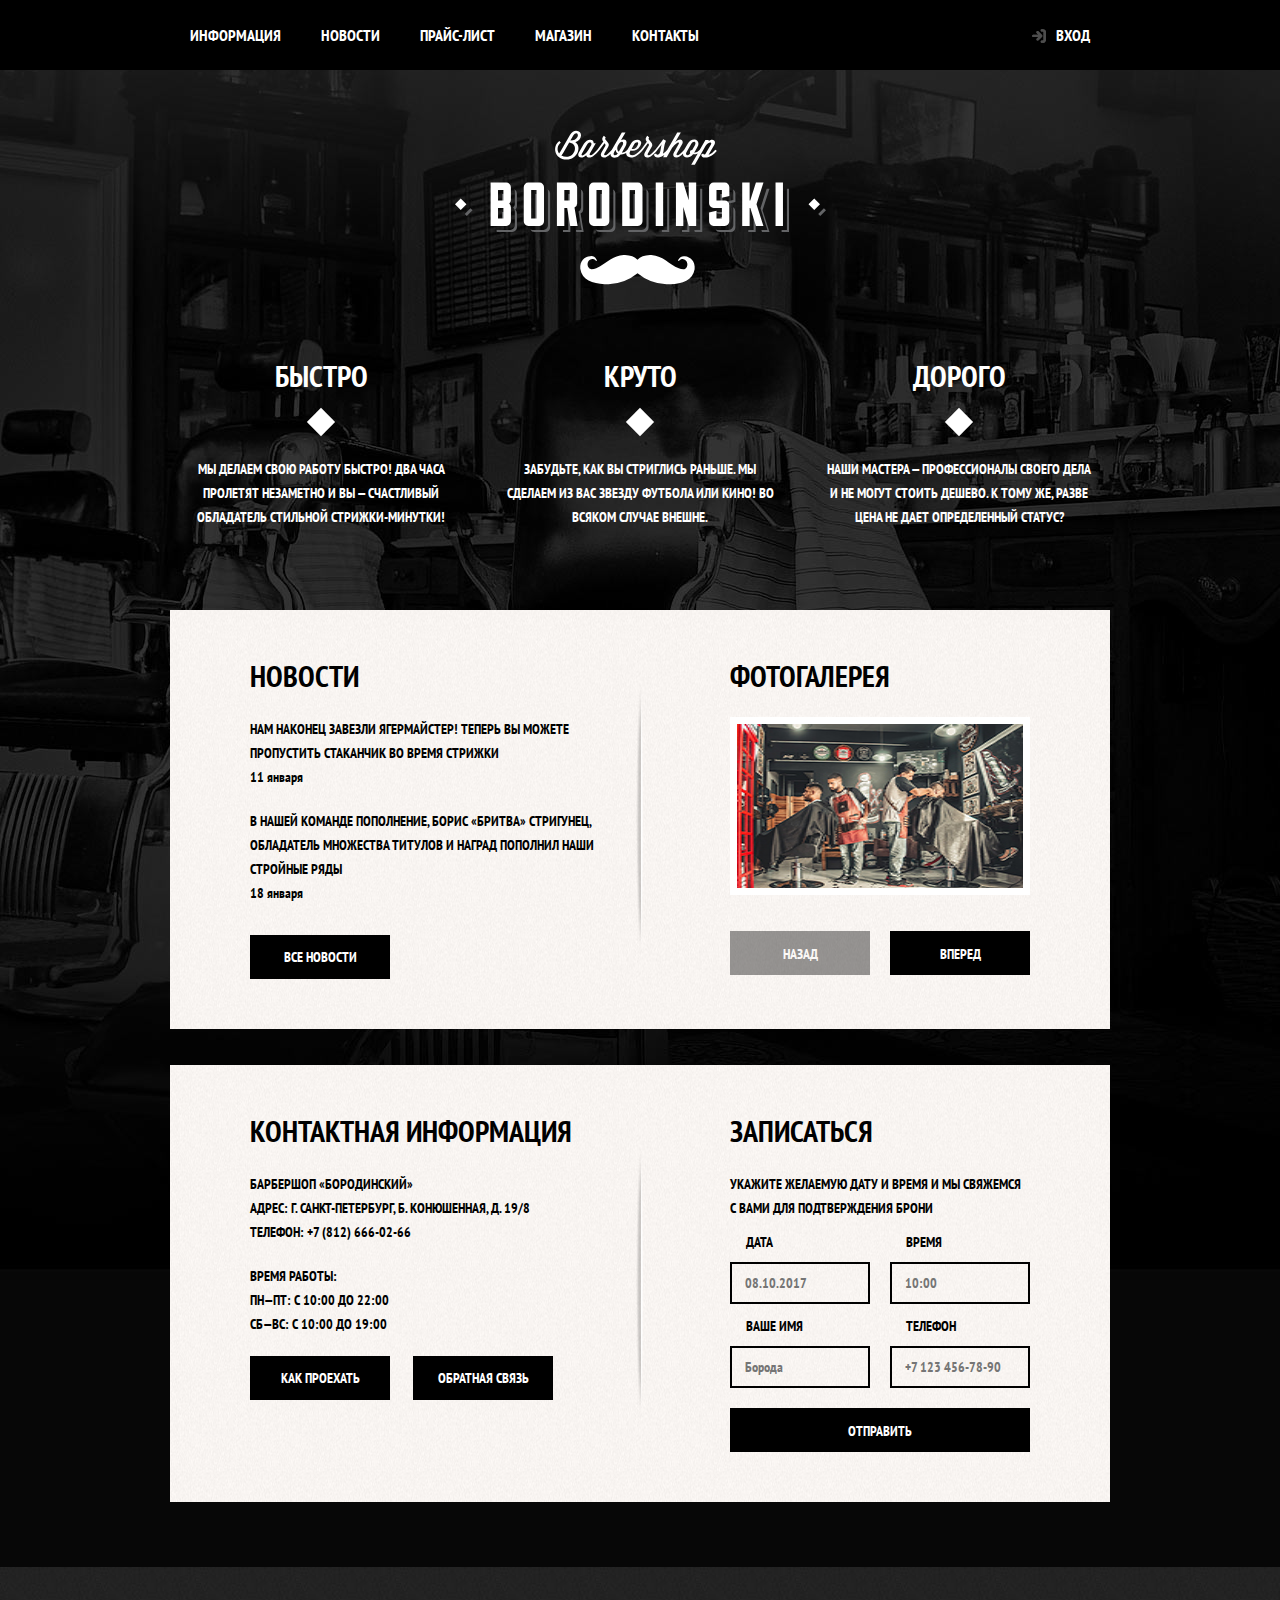
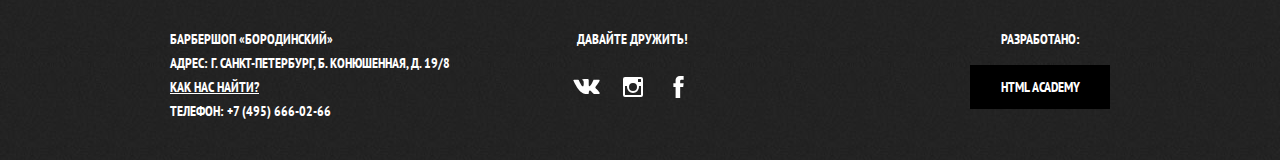
<file: index.html>
<!DOCTYPE html>
<html lang="ru">
<head>
	<meta charset="UTF-8">
	<title>Barbershop "Borodinski"</title>
	<link rel="stylesheet" href="css/normalize.css">
	<link href="https://fonts.googleapis.com/css?family=PT+Sans+Narrow:400,700&display=swap&subset=cyrillic" rel="stylesheet">
	<link rel="stylesheet" href="css/style.css">
</head>
<body  class="main-page">
	<header class="main-header">
		<nav class="main-navigation">
			<a class="main-header-logo"><img alt="Логотип Барбершопа" src="img/index-logo.svg" width="371" height="155">
			</a>
			<div class="main-navigation-background">
				<div class="wrapper">
					<div class="main-navigation-container">
						<ul class="site-navigation">
							<li><a href="">Информация</a></li>
							<li ><a href="">Новости</a></li>
							<li ><a href="price.html">Прайс-лист</a></li>
							<li><a href="shop.html">Магазин</a></li>
							<li><a href="">Контакты</a></li>
						</ul>
						<ul class="user-navigation">
							<li><a class="main-navigation-login" href="login.html">Вход</a></li>
						</ul>
					</div>
				</div>
			</div>
		</nav>
	</header>
	<main class="container wrapper">
		<h1 class="visually-hidden">Barbershop "Borodinski"</h1>
		<section class="features">
			<h2 class="visually-hidden">Преимущества</h2>
			<ul class="features-list">
				<li class="features-item">
					<h3>Быстро</h3>
					<p>
						Мы делаем свою работу быстро! Два часа пролетят незаметно и вы — счастливый обладатель стильной стрижки-минутки!
					</p>
				</li>
				<li class="features-item">
					<h3>Круто</h3>
					<p>
							Забудьте, как вы стриглись раньше. Мы сделаем из вас звезду футбола или кино! Во всяком случае внешне.
					</p>
				</li>
				<li class="features-item">
					<h3>Дорого</h3>
					<p>
						Наши мастера — профессионалы своего дела и не могут стоить дешево. К тому же, разве цена не дает определенный статус?
					</p>
				</li>
			</ul>
		</section>
		<div class="columns-container">
		<section class="news">
			<h2>Новости</h2>
			<ul class="news-list">
				<li class="news-item">
					<p>
						Нам наконец завезли Ягермайстер! Теперь вы можете пропустить стаканчик во время стрижки
					</p>
					<time datetime="2016-01-11">11 января</time>
				</li>
				<li class="news-item">
					<p>
						В нашей команде пополнение, Борис «Бритва» Стригунец, обладатель множества титулов и наград пополнил наши стройные ряды
					</p>
					<time datetime="2016-01-18">18 января</time>
				</li>
			</ul>
			<a class="button" href="">Все новости</a>
		</section>
		<section class="gallary">
			<h2>Фотогалерея</h2> 
			<figure class="gallary-content">
				<div class="slider" data-offset="translateX(-286px)">
				<a>
					<img src="img/studio3-small.jpg" alt="Интерьер" width="286" height="164">
				</a>
				<a>
					<img src="img/studio2-small.jpg" alt="Интерьер" width="286" height="164">
				</a>
				<a>
					<img src="img/studio1-small.jpg" alt="Интерьер" width="286" height="164">
				</a>
				</div>
			</figure>
			<button class="button button-previous button-default">Назад</button>
			<button class="button button-next button-default">Вперед</button>
		</section>
		</div>
		<div class="columns-container">
		<section class="contacts">
			<h2>Контактная информация</h2>
			<p>	
				Барбершоп «Бородинский» <br>
				Адрес: г. Санкт-Петербург, Б. Конюшенная, д. 19/8 <br>
				Телефон: +7 (812) 666-02-66
			</p>
			<p>
				Время работы: <br>
				пн—пт: с 10:00 до 22:00 <br>
				сб—вс: с 10:00 до 19:00
			</p>
			<a class="button show-map" href="">Как проехать</a>
			<a class="button" href="">Обратная связь</a>
		</section>
		<section class="appointment">
			<h2>Записаться</h2>
			<p class="appointment-info">
				Укажите желаемую дату и время и мы свяжемся с вами для подтверждения брони 
			</p>
			<form class="appointment-form" action="index.html" method="get">
				<p>
					<label for="input-date">Дата</label><br>
					<input placeholder="08.10.2017" id="input-date" type="text" name="date">
				</p>
				<p>
					<label for="input-time">Время</label><br>
					<input placeholder="10:00" id="input-time" type="text" name="time">
				</p>
				<p>
					<label for="input-name">Ваше имя</label><br>
					<input placeholder="Борода" id="input-name" type="text" name="name">
				</p>
				<p>
					<label for="input-phone">Телефон</label><br>
					<input placeholder="+7 123 456-78-90" id="input-phone" type="tel" name="phone">
				</p>
				<button class="button" type="submit">Отправить</button>
			</form>
		</section>
		</div>
	</main>
	<footer class="main-footer">
		<div class="wrapper footer-content">
		<p class="footer-contacts">	
			Барбершоп «Бородинский» <br>
			Адрес: г. Санкт-Петербург, Б. Конюшенная, д. 19/8 <br> 
			<a href="#" class="show-map">Как нас найти? </a><br>
			Телефон: +7 (495) 666-02-66
		</p>
		<div class="footer-social">
			<b>Давайте дружить!</b>
			<ul>
				<li><a href="#" class="social-button">Вконтакте</a></li>
				<li><a href="#" class="social-button">Фейсбук</a></li>
				<li><a href="#" class="social-button">Инстаграм</a></li>
			</ul>
		</div>
		<p class="footer-copyright">
			<b>Разработано:</b> 
			<a href="" class="button footer-copyright--button">HTML ACADEMY
			</a>
		</p>
		</div>
	</footer>
	<section class="modal modal-login">
		<h2>Личный кабинет</h2>
		<p>Введите пожалуйста свой логин и пароль</p>
		<form class="form-login" action="index.html" method="post">
			<p class="login-pseudo">
				<label class="visually-hidden" for="login">Логин</label>
				<input class="text-input-login"	id="login" placeholder="Логин" type="text" name="login">
			</p>
			<p class="password-pseudo">
				<label class="visually-hidden" for="pass">Пароль</label>
				<input class="text-input-password"	id="pass" placeholder="Пароль" type="password"
				name="password">
			</p>
			
			<p class="remember-me">
				<input id="modal-remember-me" type="checkbox" class="visually-hidden checkbox-checker" checked>
				<label for="modal-remember-me" class="remember-me-label checkbox-pseudo">Запомните меня</label >
			<a href="" class="modal-forget-password">Я забыл пароль!</a>
			</p>
			<button class="button modal-submit" type="submit">Войти</button>
		</form>
		<button class="modal-close">Закрыть</button>
	</section>
	<section class="modal modal-map">
		<h2 class="visually-hidden">Как до нас добраться?</h2>
		<p>
			<img  src="img/map.jpg" alt="Офис компании по адресу ул. Большая Конюшенная 19/8, Санкт-Петербург" width="766" height="560">
			<iframe width="766" height="560" src="https://www.google.com/maps/embed?pb=!1m18!1m12!1m3!1d1998.601196007641!2d30.321813582506277!3d59.93875947667298!2m3!1f0!2f0!3f0!3m2!1i1024!2i768!4f13.1!3m3!1m2!1s0x4696310fca145cc1%3A0x42b32648d8238007!2z0JHQvtC70YzRiNCw0Y8g0JrQvtC90Y7RiNC10L3QvdCw0Y8g0YPQuy4sIDE5LzgsINCh0LDQvdC60YIt0J_QtdGC0LXRgNCx0YPRgNCzLCDQoNC-0YHRgdC40Y8sIDE5MTE4Ng!5e0!3m2!1sru!2sua!4v1564146877845!5m2!1sru!2sua"  frameborder="0" style="border:0" allowfullscreen></iframe>
		</p>
		<button  class="modal-close">Закрыть</button>
	</section>
	<script src="js/script.js"></script>
</body>
</html>
</file>
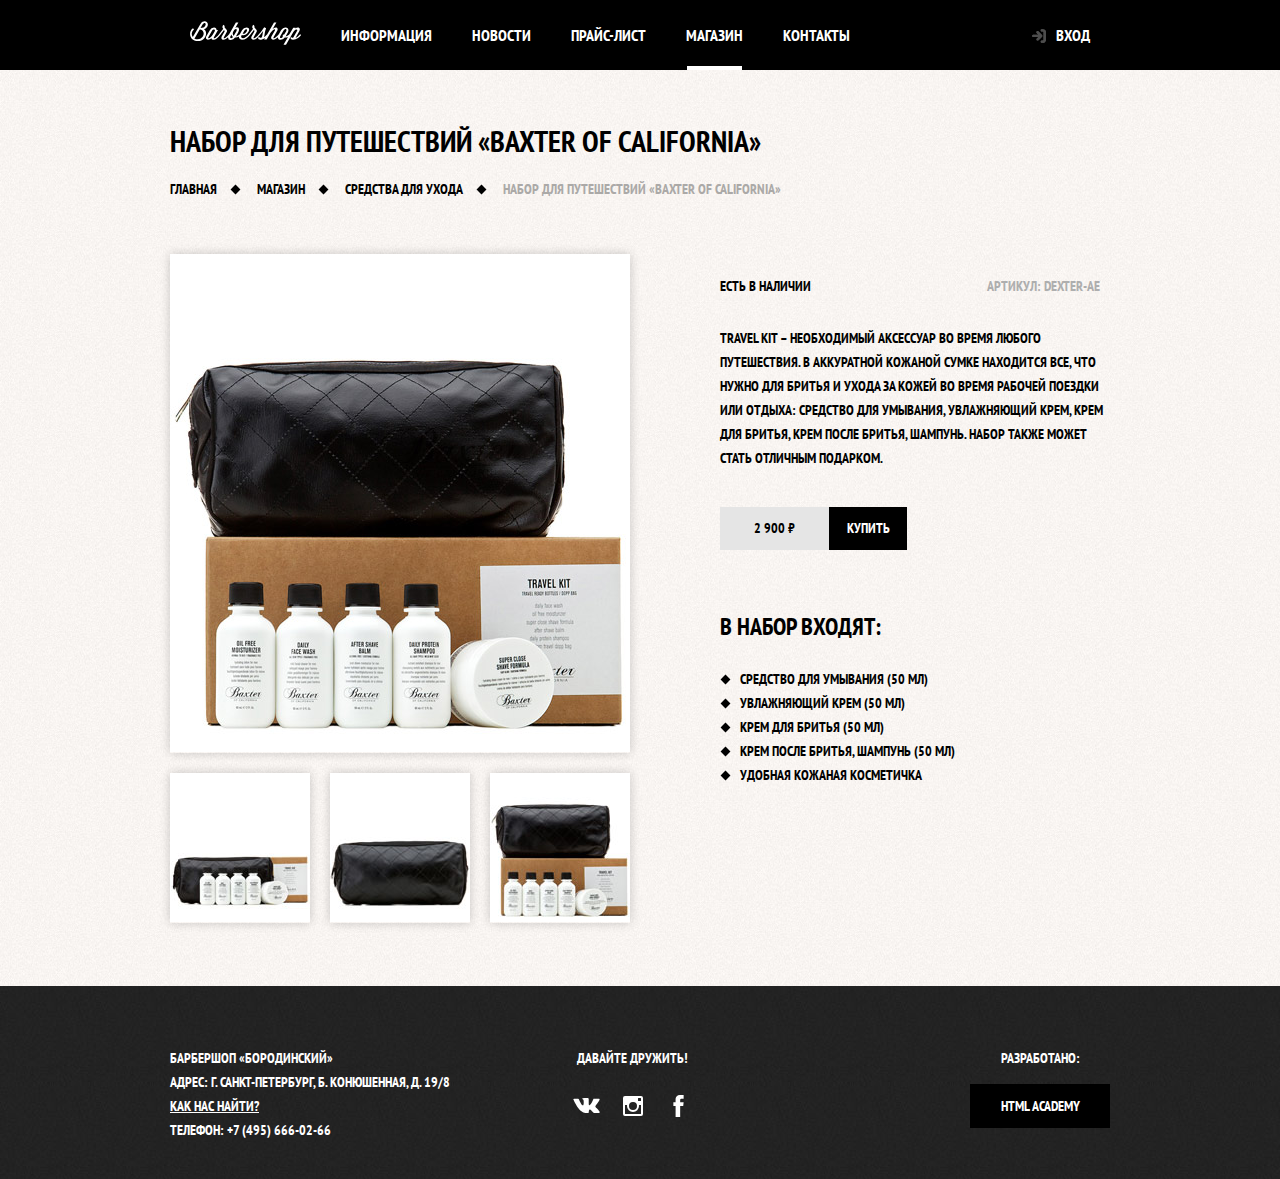
<file: item.html>
<!DOCTYPE html>
<html lang="ru">
<head>
	<meta charset="UTF-8">
	<title>Barbershop "Borodinski"</title>
	<link rel="stylesheet" href="css/normalize.css">
	<link href="https://fonts.googleapis.com/css?family=PT+Sans+Narrow:400,700&display=swap&subset=cyrillic" rel="stylesheet">
	<link rel="stylesheet" href="css/style.css">
</head>
<body class="inner-page">
	<header class="main-header">
		<div class="wrapper">
		<nav class="main-navigation inner-navigation wrapper">
			<a class="inner-header-logo"><img alt="Логотип Барбершопа" src="img/logo.svg" width="111" height="24">
			</a>
			<ul class="site-navigation">
				<li><a href="">Информация</a></li>
				<li><a href="">Новости</a></li>
				<li><a href="price.html">Прайс-лист</a></li>
				<li class="site-navigation-current"><a>Магазин</a></li>
				<li><a href="">Контакты</a></li>
			</ul>
			<ul class="user-navigation">
				<li><a href="login.html" class="main-navigation-login">Вход</a></li>
			</ul>	
		</nav>
		</div>
	</header>
	<main class="container">
		<div class="wrapper">
		<h1 class="page-title">Набор для путешествий «Baxter of California»</h1>
		<ul class="breadcrumbs">
			<li class="breadcrumbs-item"><a href="index.html">Главная</a></li>
			<li class="breadcrumbs-item"><a href="shop.html">Магазин</a></li>
			<li class="breadcrumbs-item"><a href="shop.html">Средства для ухода</a></li>
			<li class="breadcrumbs-item breadcrumbs-current">Набор для путешествий «Baxter of California»</li>
		</ul>
		<div class="inner-columns-container flex-reverse">
		<section class="product-info">
			<h2 class="visually-hidden">Описание товара</h2>
				<div class="info">
					<p class="product-availability">Есть в наличии</p> 
					<p class="product-articul">Артикул: Dexter-Ae</p>
				</div>
				<p class="product-text">Travel Kit – необходимый аксессуар во время любого путешествия. В аккуратной кожаной сумке находится все, что нужно для бритья и ухода за кожей во время рабочей поездки или отдыха: средство для умывания, увлажняющий крем, крем для бритья, крем после бритья, шампунь. Набор также может стать отличным подарком.</p>
				<p class="product-price"> 
					<b>2 900 ₽</b> 
					<a href="" class="button button-buy">Купить</a>
				</p>
				<div class="set">
				<h3 class="list-title">В набор входят:</h3>
				<ul class="set-list">
					<li class="set-item">Средство для умывания (50 мл)</li>
					<li class="set-item">Увлажняющий крем (50 мл)</li>
					<li class="set-item">Крем для бритья (50 мл)</li>
					<li class="set-item">Крем после бритья, шампунь (50 мл)</li>
					<li class="set-item">Удобная кожаная косметичка</li>
				</ul>
				</div>
				</section>
				<section class="product-photo">
				<h2 class="visually-hidden">Изображение товара</h2>
				<p class="product-photo-full">
					<img src="img/travel-kit-big.jpg" alt="Набор для путешествий «Baxter of California»">
				</p>
				<ul class="preview-list">
					<li class="preview-item"><a href=""><img src="img/travel-kit1.jpg" alt="Набор для путешествий «Baxter of California»"></a></li>
					<li class="preview-item"><a href=""><img src="img/travel-kit2.jpg" alt="Набор для путешествий «Baxter of California»"></a></li>
					<li class="preview-item"><a href=""><img src="img/travel-kit3.jpg" alt="Набор для путешествий «Baxter of California»"></a></li>
				</ul>
				</section>
				</div>	
			</div>
	</main>
	<footer class="main-footer">
		<div class="wrapper footer-content">
		<p class="footer-contacts">	
			Барбершоп «Бородинский» <br>
			Адрес: г. Санкт-Петербург, Б. Конюшенная, д. 19/8 <br> 
			<a href="#" class="show-map">Как нас найти? </a><br>
			Телефон: +7 (495) 666-02-66
		</p>
		<div class="footer-social">
			<b>Давайте дружить!</b>
			<ul>
				<li><a href="#" class="social-button">Вконтакте</a></li>
				<li><a href="#" class="social-button">Фейсбук</a></li>
				<li><a href="#" class="social-button">Инстаграм</a></li>
			</ul>
		</div>
		<p class="footer-copyright">
			<b>Разработано:</b> 
			<a href="" class="button footer-copyright--button button-default">HTML ACADEMY</a>
		</p>
	</div>
	</footer>
	<section class="modal modal-login">
		<h2>Личный кабинет</h2>
		<p>Введите пожалуйста свой логин и пароль</p>
		<form class="form-login" action="index.html" method="post">
			<p class="login-pseudo">
				<label class="visually-hidden" for="login">Логин</label>
				<input class="text-input-login"	id="login" placeholder="Логин" type="text" name="login">
			</p>
			<p class="password-pseudo">
				<label class="visually-hidden" for="pass">Пароль</label>
				<input class="text-input-password"	id="pass" placeholder="Пароль" type="password"
				name="password">
			</p>
			
			<p class="remember-me">
				<input id="modal-remember-me" type="checkbox" class="visually-hidden checkbox-checker" checked>
				<label for="modal-remember-me" class="remember-me-label checkbox-pseudo">Запомните меня</label >
			<a href="" class="modal-forget-password">Я забыл пароль!</a>
			</p>
			<button class="button modal-submit" type="submit">Войти</button>
		</form>
		<button class="modal-close">Закрыть</button>
	</section>
	<section class="modal modal-map">
		<h2 class="visually-hidden">Как до нас добраться?</h2>
		<p>
			<img src="img/map.jpg" alt="Офис компании по адресу ул. Большая Конюшенная 19/8, Санкт-Петербург" width="766" height="560">
		</p>
		<button  class="modal-close">Закрыть</button>
	</section>
	<script src="js/script.js"></script>
</body>
</html>
</file>
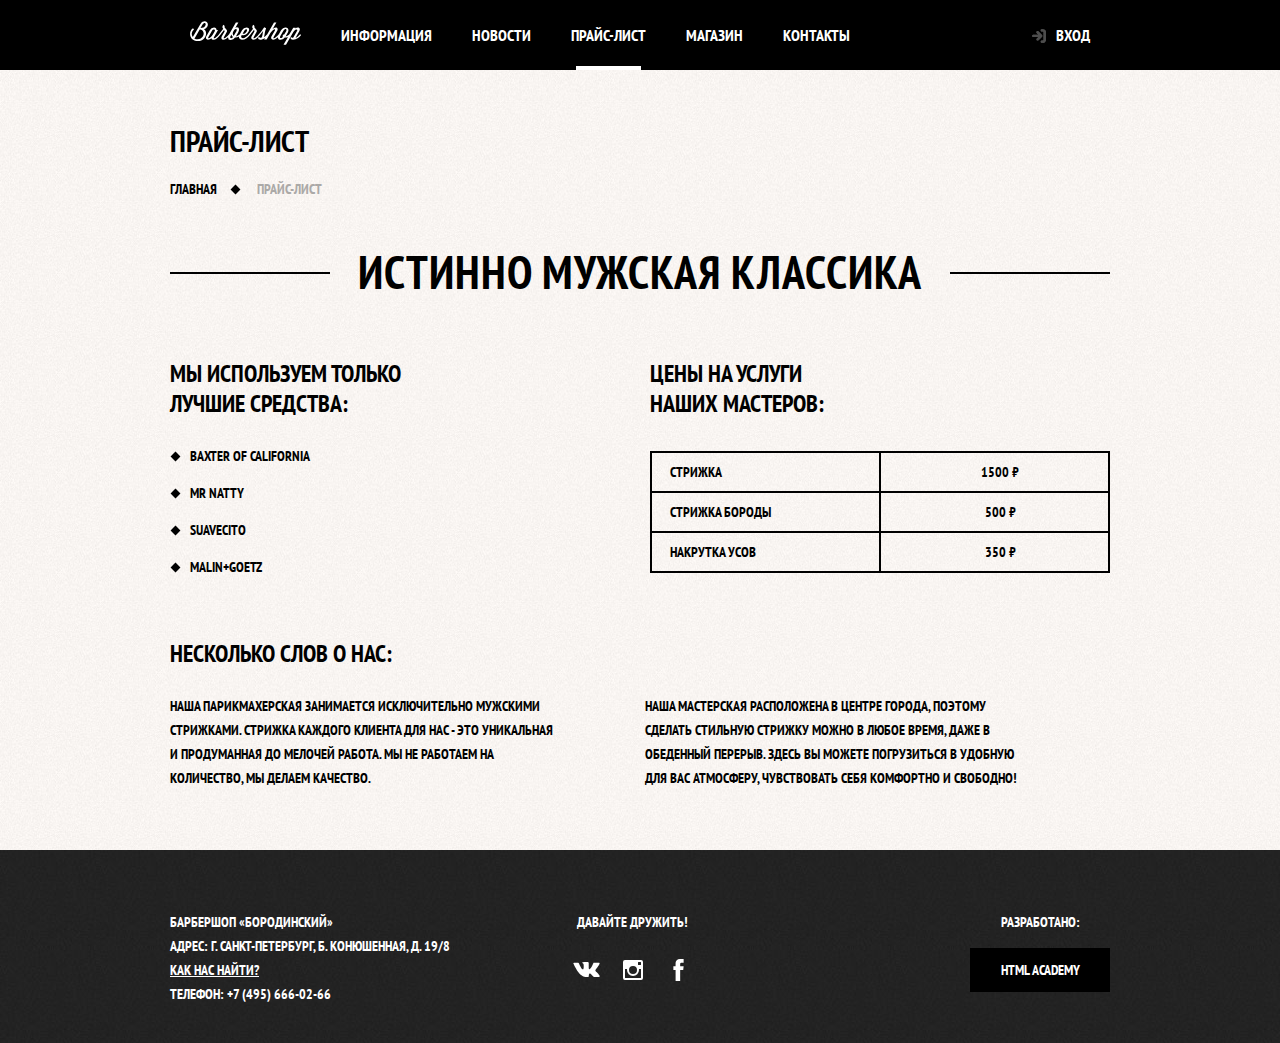
<file: price.html>
<!DOCTYPE html>
<html lang="ru">
<head>
	<meta charset="UTF-8">
	<title>Barbershop "Borodinski"</title>
	<link rel="stylesheet" href="css/normalize.css">
	<link href="https://fonts.googleapis.com/css?family=PT+Sans+Narrow:400,700&display=swap&subset=cyrillic" rel="stylesheet">
	<link rel="stylesheet" href="css/style.css">
</head>
<body class="inner-page">
	<header class="main-header">
		<div class="wrapper">
		<nav class="main-navigation inner-navigation wrapper">
			<a class="inner-header-logo"><img alt="Логотип Барбершопа" src="img/logo.svg" width="111" height="24">
			</a>
			<ul class="site-navigation">
				<li><a href="">Информация</a></li>
				<li><a href="">Новости</a></li>
				<li class="site-navigation-current"><a href="">Прайс-лист</a></li>
				<li><a href="shop.html">Магазин</a></li>
				<li><a href="">Контакты</a></li>
			</ul>
			<ul class="user-navigation">
				<li><a class="main-navigation-login" href="login.html" >Вход</a></li>
			</ul>	
		</nav>
		</div>
	</header>
	<main class="container">
		<div class="wrapper">
		<h1 class="page-title">Прайс-лист</h1>
		<ul class="breadcrumbs">
			<li class="breadcrumbs-item"><a href="index.html">Главная</a></li>
			<li class="breadcrumbs-item breadcrumbs-current">Прайс-лист</li>
		</ul>
		<p class="price-list-title">
			<b>Истинно мужская классика</b>
		</p>
		<div class="inner-columns-container">
			<section class="our-supplies">
				<h2 class="list-title">Мы используем только лучшие средства:</h2>
				<ul class="our-supplies-list uncompressed-list">
					<li class="our-supplies-item">Baxter of California</li>
					<li class="our-supplies-item">Mr Natty</li>
					<li class="our-supplies-item">Suavecito</li>
					<li class="our-supplies-item">Malin+Goetz</li>
				</ul>
			</section>
			<section class="price-list">
				<table class="prise-list-table">
					<caption>
						<h2 class="list-title">
							ЦЕНЫ НА УСЛУГИ
							НАШИХ МАСТЕРОВ:
						</h2>
					</caption>
					<tr>
						<td>Стрижка</td>
						<td>1500 ₽</td>
					</tr>
					<tr>
						<td>Стрижка бороды</td>
						<td>500 ₽</td>
					</tr>
					<tr>
						<td>Накрутка усов</td>
						<td>350 ₽</td>
					</tr>

				
				</table>
			</section>
			<section class="about-us">
				<h2 class="list-title">Несколько слов о нас:</h2>
				
				<p>Наша парикмахерская занимается исключительно мужскими стрижками. Стрижка каждого клиента для нас - это уникальная и продуманная до мелочей работа. Мы не работаем на количество, мы делаем качество.
				</p>
				<p>	
				Наша мастерская расположена в центре города, поэтому сделать стильную стрижку можно в любое время, даже в обеденный перерыв. Здесь вы можете погрузиться в удобную для вас атмосферу, чувствовать себя комфортно и свободно!
				</p>
			</section>
		</div>
	</div>
	</main>
	<footer class="main-footer">
		<div class="wrapper footer-content">
		<p class="footer-contacts">	
			Барбершоп «Бородинский» <br>
			Адрес: г. Санкт-Петербург, Б. Конюшенная, д. 19/8 <br> 
			<a href="#" class="show-map">Как нас найти? </a><br>
			Телефон: +7 (495) 666-02-66
		</p>
		<div class="footer-social">
			<b>Давайте дружить!</b>
			<ul>
				<li><a href="#" class="social-button">Вконтакте</a></li>
				<li><a href="#" class="social-button">Фейсбук</a></li>
				<li><a href="#" class="social-button">Инстаграм</a></li>
			</ul>
		</div>
		<p class="footer-copyright">
			<b>Разработано:</b> 
			<a href="" class="button footer-copyright--button button-default">HTML ACADEMY</a>
		</p>
	</div>
	</footer>
	<section class="modal modal-login">
		<h2>Личный кабинет</h2>
		<p>Введите пожалуйста свой логин и пароль</p>
		<form class="form-login" action="index.html" method="post">
			<p class="login-pseudo">
				<label class="visually-hidden" for="login">Логин</label>
				<input class="text-input-login"	id="login" placeholder="Логин" type="text" name="login">
			</p>
			<p class="password-pseudo">
				<label class="visually-hidden" for="pass">Пароль</label>
				<input class="text-input-password"	id="pass" placeholder="Пароль" type="password"
				name="password">
			</p>
			
			<p class="remember-me">
				<input id="modal-remember-me" type="checkbox" class="visually-hidden checkbox-checker" checked>
				<label for="modal-remember-me" class="remember-me-label checkbox-pseudo">Запомните меня</label >
			<a href="" class="modal-forget-password">Я забыл пароль!</a>
			</p>
			<button class="button modal-submit" type="submit">Войти</button>
		</form>
		<button class="modal-close">Закрыть</button>
	</section>
	<section class="modal modal-map">
		<h2 class="visually-hidden">Как до нас добраться?</h2>
		<p>
			<img src="img/map.jpg" alt="Офис компании по адресу ул. Большая Конюшенная 19/8, Санкт-Петербург" width="766" height="560">
		</p>
		<button  class="modal-close">Закрыть</button>
	</section>
	<script src="js/script.js"></script>
</body>
</html>
</file>
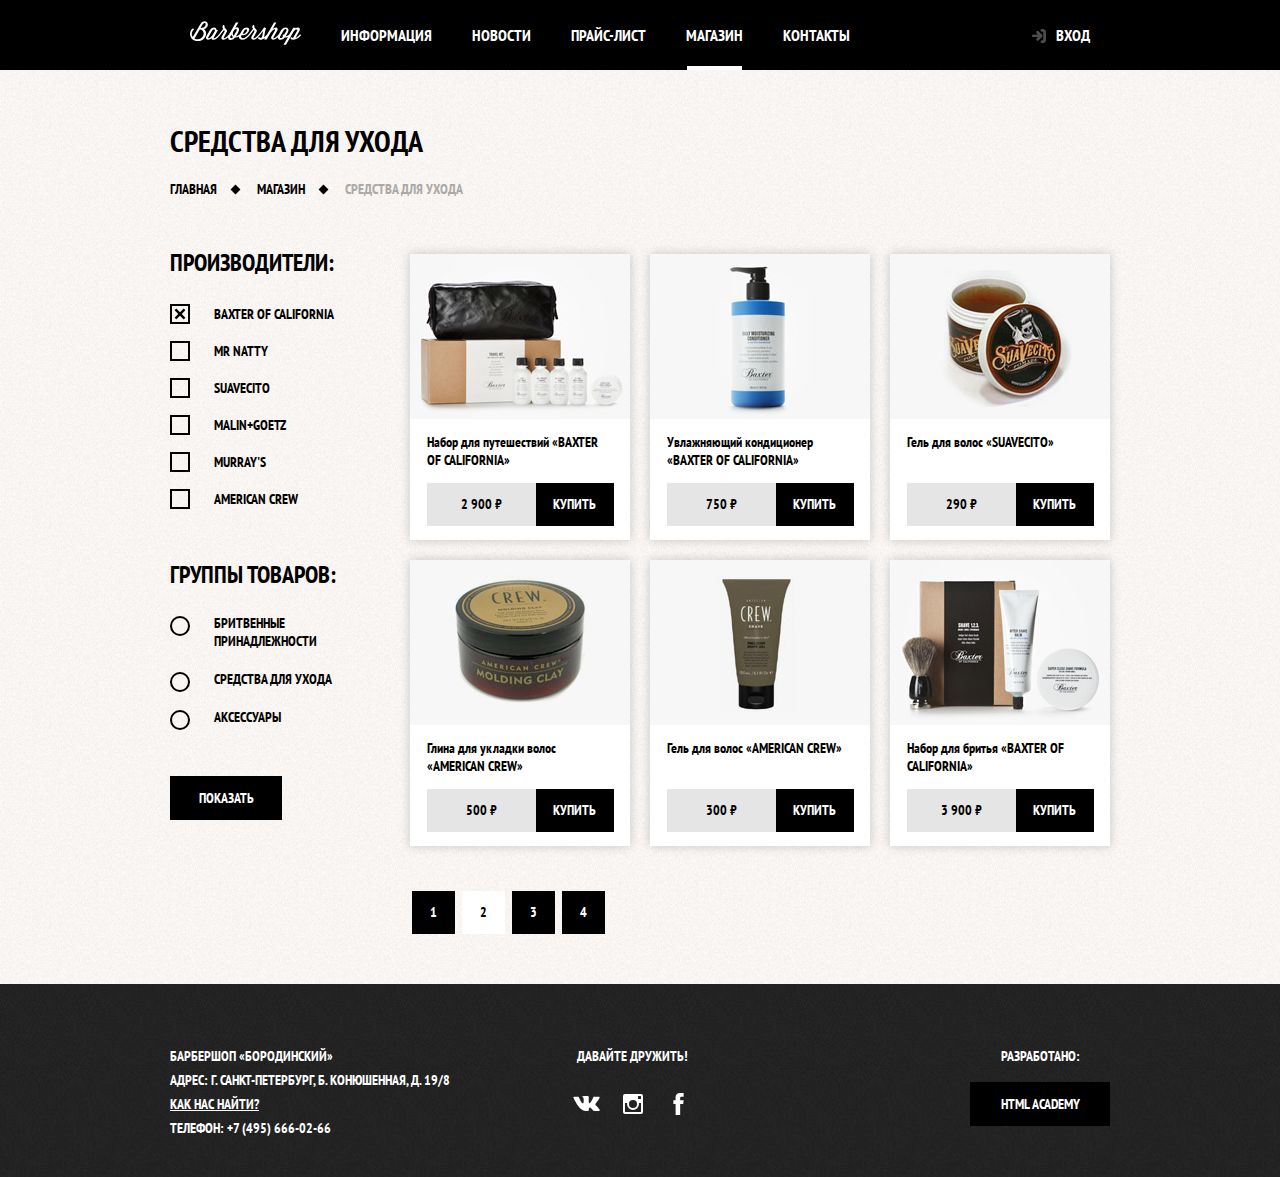
<file: shop.html>
<!DOCTYPE html>
<html lang="ru">
<head>
	<meta charset="UTF-8">
	<title>Barbershop "Borodinski"</title>
	<link rel="stylesheet" href="css/normalize.css">
	<link href="https://fonts.googleapis.com/css?family=PT+Sans+Narrow:400,700&display=swap&subset=cyrillic" rel="stylesheet">
	<link rel="stylesheet" href="css/style.css">
	
</head>
<body class="inner-page">
	<header class="main-header">
		<div class="wrapper">
		<nav class="main-navigation inner-navigation wrapper">
			
			<a  class="inner-header-logo">
				<img alt="Логотип Барбершопа" src="img/logo.svg" width="111" height="24">
			</a>
			<ul class="site-navigation">
				<li><a href="">Информация</a></li>
				<li><a href="">Новости</a></li>
				<li><a href="price.html">Прайс-лист</a></li>
				<li class="site-navigation-current"><a>Магазин</a></li>
				<li><a href="">Контакты</a></li>
			</ul>
			<ul class="user-navigation">
				<li><a class="main-navigation-login" href="login.html">Вход</a></li>
			</ul>		
		</nav>
		</div>
	</header>
	<main class="container">
		<div class="wrapper">
		<h1 class="page-title">Средства для ухода</h1>
		<ul class="breadcrumbs">
			<li class="breadcrumbs-item"><a href="index.html">Главная</a></li>
			<li class="breadcrumbs-item"><a href="shop.html">Магазин</a></li>
			<li class="breadcrumbs-current breadcrumbs-item">Средства для ухода</li>
		</ul>
		<div class="main-layout">
		<section class="product-filter">
			<h2 class="visually-hidden">Фильтр товаров</h2>
			<form action="#" class="filter" method="get">
				<fieldset>
					<legend class="filter-title">Производители:</legend>
				<ul class="filter-list company">
				<li class="filter-option">
					<input class="visually-hidden filter-input checkbox-checker" type="checkbox" id="baxter"	name="baxter" checked>
					<label class="checkbox-pseudo" for="baxter">Baxter of California</label>
				</li>
				
				<li class="filter-option">
					<input class="visually-hidden filter-input checkbox-checker" type="checkbox" id="natty"	name="natty">
					<label class="checkbox-pseudo" for="natty">Mr Natty</label>
				</li>
				
				<li class="filter-option">
					<input class="visually-hidden filter-input checkbox-checker" type="checkbox" id="suavecito"	name="suavecito">
					<label class="checkbox-pseudo" for="suavecito">Suavecito</label>
				</li>
				
				<li class="filter-option">
					<input class="visually-hidden filter-input checkbox-checker" type="checkbox" id="malin" name="malin">
					<label class="checkbox-pseudo" for="malin">Malin+Goetz</label>
				</li>
				
				<li class="filter-option">
					<input class="visually-hidden filter-input checkbox-checker" type="checkbox" id="murray" name="murray">
					<label class="checkbox-pseudo" for="murray">Murray's</label>
				</li>
				
				<li class="filter-option">
					<input class="visually-hidden filter-input checkbox-checker" type="checkbox" id="crew" name="crew">
					<label class="checkbox-pseudo" for="crew">American Crew</label>
				</li>
				</ul>
				</fieldset>
				<fieldset>
				<legend class="filter-title">Группы товаров:</legend>
				<ul class="filter-list group">
				<li class="filter-option">
					<input class="visually-hidden filter-input radio-checker" type="radio" name="product-group" value="shaving-stuff" id="shaving-stuff">
					<label for="shaving-stuff" class="radio-pseudo">Бритвенные принадлежности</label>
				</li>
				<li class="filter-option">
					<input class="visually-hidden filter-input radio-checker" type="radio" name="product-group" value="means-for-care" id="means-for-care">
					<label for="means-for-care" class="radio-pseudo">Средства для ухода</label>
				</li>
				<li class="filter-option">
					<input class="visually-hidden filter-input radio-checker" type="radio" name="product-group" value="accessories" id="accessories">
					<label for="accessories" class="radio-pseudo">Аксессуары</label>
				</li>
				</ul>
				</fieldset>
				<a class="button button-filter" href="">Показать</a>
			</form>
		</section>
		<section class="catalog">
			<h2 class="visually-hidden">Список товаров</h2>
			<ul class="catalog-list">
				<li  class="catalog-item">
				<a href="item.html">
					<h3><span class="catalog-category">Набор для путешествий </span> 
					<span class="catalog-item-title">«Baxter of California»</span></h3>
					<img src="img/baxter-travel-kit.jpg" alt="" width="220" height="165">
				</a>
				<p class="product-price">
					<b>2 900 ₽</b>
					<a href="item.html" class="button button-buy">Купить</a>
				</p>
				</li>
				<li  class="catalog-item">
					<a href="item.html">
					<h3>
						<span class="catalog-category">Увлажняющий  кондиционер </span><span class="catalog-item-title">«Baxter of California»</span> 
					</h3>
					<img src="img/baxter-conditioner.jpg" alt="" width="220" height="165">
					</a>
				<p class="product-price">
					<b>750 ₽</b>
					<a href="" class="button  button-buy">Купить</a>
				</p>
				</li>
				<li  class="catalog-item">
					<a href="item.html">
						<h3><span class="catalog-category">Гель для волос </span><span class="catalog-item-title">«SUAVECITO»</span>
						</h3>
						<img src="img/suavecito-gel.jpg" alt="" width="220" height="165">
						
					</a>
				<p class="product-price">
					<b>290 ₽</b>
					<a href="" class="button  button-buy">Купить</a>
				</p>
				</li>
				<li  class="catalog-item">
					<a href="item.html">
						<h3><span class="catalog-category">Глина для укладки волоc </span><span class="catalog-item-title">«American crew»</span> 
						</h3>
						<img src="img/acrew-clay.jpg" alt="" width="220" height="165">
					
					</a>
				<p class="product-price">
					<b>500 ₽</b>
					<a href="" class="button  button-buy">Купить</a>
				</p>
				</li>
				<li  class="catalog-item">
					<a href="item.html">
						<h3><span class="catalog-category">Гель для волос </span><span class="catalog-item-title">«AMERICAN CREW»</span>
						</h3>
						<img src="img/acrew-gel.jpg" alt="" width="220" height="165">
					
					</a>
				<p class="product-price">
					<b>300 ₽</b>
					<a href="" class="button  button-buy">Купить</a>
				</p>
				</li>
				<li  class="catalog-item">
					<a href="item.html">
						<h3><span class="catalog-category">
							Набор для бритья 
						</span>
						<span class="catalog-item-title">«Baxter of California»</span>
						</h3>
						<img src="img/baxter-shaving.jpg" alt="" width="220" height="165">
						
					</a>
					<p class="product-price">
							<b>3 900 ₽</b>
							<a href="" class="button  button-buy">Купить</a>
					</p>
				</li>	
			</ul>
		</section>

		
		</div>
		<nav class="pagination">
				<h2 class="visually-hidden">На страницу</h2>
				<ul class="pagination-list">
					<li class="pagination-list-item"><a class="button" href="" title="1 страница"><span class="spanch">1</span></a></li>
					<li class="pagination-list-item current"><a class="button" title="2 страница">2</a></li>
					<li class="pagination-list-item"><a class="button" href="" title="3 страница">3</a></li>
					<li class="pagination-list-item"><a class="button" href="" title="4 страница">4</a></li>
				</ul>
			</nav>
		</div>
	</main>
	<footer class="main-footer">
		<div class="wrapper footer-content">
		<p class="footer-contacts">	
			Барбершоп «Бородинский» <br>
			Адрес: г. Санкт-Петербург, Б. Конюшенная, д. 19/8 <br> 
			<a href="#" class="show-map">Как нас найти? </a><br>
			Телефон: +7 (495) 666-02-66
		</p>
		<div class="footer-social">
			<b>Давайте дружить!</b>
			<ul>
				<li><a href="#" class="social-button">Вконтакте</a></li>
				<li><a href="#" class="social-button">Фейсбук</a></li>
				<li><a href="#" class="social-button">Инстаграм</a></li>
			</ul>
		</div>
		<p class="footer-copyright">
			<b>Разработано:</b> 
			<a href="" class="button footer-copyright--button button-default">HTML ACADEMY</a>
		</p>
	</div>
	</footer>
	<section class="modal modal-login">
		<h2>Личный кабинет</h2>
		<p>Введите пожалуйста свой логин и пароль</p>
		<form class="form-login" action="index.html" method="post">
			<p class="login-pseudo">
				<label class="visually-hidden" for="login">Логин</label>
				<input class="text-input-login"	id="login" placeholder="Логин" type="text" name="login">
			</p>
			<p class="password-pseudo">
				<label class="visually-hidden" for="pass">Пароль</label>
				<input class="text-input-password"	id="pass" placeholder="Пароль" type="password"
				name="password">
			</p>
			
			<p class="remember-me">
				<input id="modal-remember-me" type="checkbox" class="visually-hidden checkbox-checker" checked>
				<label for="modal-remember-me" class="remember-me-label checkbox-pseudo">Запомните меня</label >
			<a href="" class="modal-forget-password">Я забыл пароль!</a>
			</p>
			<button class="button modal-submit" type="submit">Войти</button>
		</form>
		<button class="modal-close">Закрыть</button>
	</section>
	<section class="modal modal-map">
		<h2 class="visually-hidden">Как до нас добраться?</h2>
		<p>
			<img src="img/map.jpg" alt="Офис компании по адресу ул. Большая Конюшенная 19/8, Санкт-Петербург" width="766" height="560">
		</p>
		<button  class="modal-close">Закрыть</button>
	</section>
	<script src="js/script.js"></script>
</body>
</html>
</file>
<file: css/style.css>
@-webkit-keyframes stress {
	50% {
		-webkit-transform: translateX(-5px);
		transform: translateX(-5px);
	}

	100% {
		-webkit-transform: translate(5px);
		transform: translate(5px);
	}

}

@keyframes stress {
	50% {
		-webkit-transform: translateX(-5px);
		transform: translateX(-5px);
	}

	100% {
		-webkit-transform: translate(5px);
		transform: translate(5px);
	}

}

@-webkit-keyframes arrive {
	0% {
		-webkit-transform: translateY(-1000px);
		transform: translateY(-1000px);
	}

	90% {
		-webkit-transform: translateY(10px);
		        transform: translateY(10px);
	}
	100%{
		-webkit-transform: none;
		        transform: none;
	}
}
@keyframes arrive {
	0%{
		-webkit-transform: translateY(-1000px);
		        transform: translateY(-1000px);
	}
	90%{
		-webkit-transform: translateY(10px);
		        transform: translateY(10px);
	}
	100%{
		-webkit-transform: none;
		        transform: none;
	}
}

body {
	font-family: 'PT Sans Narrow',Arial, sans-serif;
	font-size: 14px;
	font-weight: 700;
	line-height: 24px;

	margin: 0px;
	padding: 0px;

	text-transform: uppercase;
	color: #fff;

	background-color: #000;
	background-image: url(../img/bg-big.jpg);
	background-repeat: no-repeat;
	background-position: top center;
}
a {
	text-decoration: none;

	color: #fff;
}
.main-page {
	position: relative;
}
.inner-page {
	color: #000;

	background-color: #fff;
	background-image: url(../img/bg-white.jpg);
	background-repeat: repeat;
}
.inner-page main a:not(.button) {
	color: #000;
}
.main-navigation {
	font-size: 16px;
	line-height: 20px;

	display: -webkit-box;
 	display: -ms-flexbox;
 	display: flex;
 	    -ms-flex-direction: column;
 	        flex-direction: column;
 	    -ms-flex-align: center;
 	-webkit-box-align: center;
 	        align-items: center;
 	-webkit-box-orient: vertical;
 	-webkit-box-direction: normal;
}

.main-navigation-background{
	width: 100%;

	background-color: #000;
}
.inner-page .main-header {
	background-color: #000;
}


.site-navigation a:hover, 
.user-navigation a:hover,
.site-navigation a:focus, 
.user-navigation a:focus{
	background-color: #242424;
}
.features h3{
	font-size: 30px;
	line-height: 42px;
}
.features li{
	list-style: none;

	text-align: center;
}

.columns-container {
	display: -webkit-box;
	display: -ms-flexbox;
	display: flex;
	-ms-flex-pack: justify;
	-webkit-box-pack: justify;
	justify-content: space-between;
	-webkit-box-align: start;
	align-items: flex-start; 
	-ms-flex-align: start;

	margin-bottom: 36px;
	padding-top: 45px;
	padding-right: 80px;
	padding-bottom: 50px;
	padding-left: 80px;

	color: #000;

	background-color: #f8f5f2;
	background-image: url('../img/side.png'), url(../img/bg-white.jpg);
	background-repeat: no-repeat, repeat;
	background-position: 50% 50%, 0;
}

.columns-container h2 {
	font-size: 30px;
	line-height: 42px;

	margin: 0;
	margin-bottom: 20px;
	padding: 0;
}

.news-list time,
.catalog-category{
	text-transform: none;
}
.news-item:last-child {
 	margin-bottom: 30px;
}
.news-list p{
	margin-top: 20px;
	margin-bottom: 0px;
}
.button {
	font: inherit;

	text-align: center;
	text-transform: inherit;

	color: #fff;

	border: none;

	background-color: #000;
}
.footer-copyright--button {
	margin-top: 14px;
	line-height: 44px;

	display: inline-block;

	min-width: 140px;
	height: 44px;
}
.button:hover,
.button:focus {
	background-color: #663d15;
}
.gallary-content {
	line-height: 0px;

	overflow: hidden;

	margin: inherit;
	margin-top: 20px;

	border: 7px solid #fff;

	background-color: #cccccc;
}
.gallary .button {
	position: absolute;
	right: 0;
	bottom: 0;
}
.gallary .button:first-of-type{
	left: 0;
}

.appointment input {
	font: inherit;

	width: 140px;
	height: 42px;

	border: 2px solid black;

	background: transparent;
}
.appointment input:focus,
.appointment input:hover {
	border: 2px solid #663d15;
}
.main-footer {
	background-image: url(../img/bg-black.jpg);
	background-repeat: repeat;
}
.footer-contacts a{
	text-decoration: underline;
}
.footer-contacts a:hover{
	text-decoration: none;
}
.footer-contacts a:focus{
	outline: 1px solid white;
}
.footer-social {
    margin-left: 35px;

	text-align: center;
}
.footer-social ul{
	margin: 0;
	padding: 0;

	list-style: none;
}
.footer-social li{
	display: inline-block;

	margin-top: 14px;
}
.footer-copyright {
	text-align: center;
}
.footer-copyright a:hover,
.footer-copyright a:focus{
	color: #000;

	background-color: #fff;
}
.footer-social .social-button:hover,
.footer-social .social-button:focus{
	background-color: black;

	-webkit-filter: invert(100%);
	        filter: invert(100%);
}
.social-button:hover ~ li,
.social-button:focus ~ li {
	background-color: white;
}
.social-button{
	display: inline-block;

	width: 43px;
	height: 43px;

	text-indent: -10000px;

	background-image: url('../img/vk.svg');
	background-repeat: no-repeat;
	background-position: 50% 50%;
}
.footer-social li:last-child .social-button{
	background-image: url('../img/facebook.svg');
}
.footer-social li:nth-child(2) .social-button{
	background-image: url('../img/instagram.svg');
}
.footer-copyright b{
	display: block;
}
.modal {
	position: absolute;
	z-index: 2;

	display: none;

	color: #000;

	background-color: #f8f5f2;
	background-image: url(../img/bg-white.jpg);
	background-repeat: repeat;

	-webkit-box-shadow: 0 5px 20px rgba(0,0,0, 0.7);
	        box-shadow: 0 5px 20px rgba(0,0,0, 0.7);
}
.modal--show{
	display: block;
}
.modal h2{
	font-size: 30px;
	line-height: 42px;

	margin: 0;
	margin-bottom: 16px; 
	padding: 0;
}
.modal-login p {
	margin: 0;
	margin-bottom: 10px;
}
.remember-me {
	display: -webkit-box;
	display: -ms-flexbox;
	display: flex;
}
.remember-me-label {
	padding-left: 30px;
}
.checkbox-pseudo {
	position: relative;
}
.checkbox-pseudo:before,
.radio-pseudo:before {
	position: absolute;
	z-index: 1;
	top: 2px;
	left: 0;

	-webkit-box-sizing: border-box;
	        box-sizing: border-box;

	width: 20px;
	height: 20px;

	content: '';

	border: 2px solid black;

}
.checkbox-checker:checked + .checkbox-pseudo:before{
	background-image: url('../img/cross.svg');
	background-repeat: no-repeat;
	background-position: center;
}
.checkbox-checker:disabled + .checkbox-pseudo:before{
	opacity: 0.4;
}
.checkbox-checker:disabled + .checkbox-pseudo {
	opacity: 0.4;
}
.radio-pseudo {
	position: relative;
}
.radio-pseudo:before {
	border-radius: 50%;
}
.radio-checker:checked + .radio-pseudo:before{
	background-image: url('../img/dot.svg');
	background-repeat: no-repeat;
	background-position: center;
}
.radio-checker:disabled + .radio-pseudo:before,
.radio-checker:disabled + .radio-pseudo {
	opacity: 0.4;
}
.modal-forget-password {
	margin-left: auto;
}
.modal-login a {
	text-decoration: underline;

	color: inherit;
}
.modal-login a:hover {
	text-decoration: none;
}
.modal-login a:focus {
	text-decoration: none;
	outline: 1px solid white;
}
.remember-me-checkbox:enabled ~ .remember-me-label:hover,
.remember-me-checkbox:enabled ~ .remember-me-label:focus{
	color: #663d15;
}
.modal-login input {
	font: inherit;

	text-transform: uppercase;

	border: 2px solid black;

	background: transparent;
}
.modal-login input:focus,
.modal-login input:hover {
	border: 2px solid #663d15;
}
.modal-login .password-pseudo,
.modal-login .login-pseudo{
	position: relative;
}
.modal-login .login-pseudo:before,
.modal-login .password-pseudo:before{
	position: absolute;
	z-index: 2;
	top: 12px;
	right: 16px;

	width: 15px;
	height: 15px;

	content: '';
}

.modal-login .login-pseudo:before{
	background-image: url('../img/user.svg');
	background-repeat: no-repeat;
	background-position: center;
}
.modal-login .password-pseudo:before{
	background-image: url('../img/lock.svg');
	background-repeat: no-repeat;
	background-position: center;
}


.breadcrumbs li a:hover,
.breadcrumbs li a:focus {
	color: #663d15;
}
.breadcrumbs-current {
	color: #aba9a7;
}
.pagination-list-item.current .button{
	color: #000;
	background-color: white;
}
.product-articul {
	color: #aeaeae;
}


.catalog-list, .pagination-list {
	list-style-type: none;
}
.filter-option, .our-supplies-list {
	list-style-type: none;
}
.filter-option:hover,
.filter-option:focus {
	color: #663d15;
}
.filter-option label{
	display: inline-block;
	padding-left: 44px;
}
.filter-list {
	margin:0;
	padding: 0;
}
.filter-list.company li{
	line-height: 24px;
}
.filter-list.group {
	margin-bottom: 50px;
}
.filter-input[type="checkbox"]:{}

/*Раскладка*************************************/
/*Раскладка*************************************/
/*Раскладка*************************************/
.wrapper {
 	width: 940px;
 	margin: auto;
 	
 	padding-top: 0px;
 	padding-bottom: 0px;
 }
 
.main-header-logo {
	    -ms-flex-order: 1;
	margin-top: 60px;
	margin-bottom: 66px;
	-webkit-box-ordinal-group: 2;
	        order: 1;
}
.site-navigation a, .user-navigation a{
	display: block;
	padding-top: 25px;
	padding-right: 20px;
	padding-bottom: 25px;
	padding-left: 20px;
}
.user-navigation a {
	padding-left: 50px;
}
.site-navigation-current{
	position: relative;
}
.site-navigation-current::before {
	position: absolute;
	bottom: 0;
	left: 22%;
	width: 56%;
	height: 4px;
	content: "";
	background-color: white;

}

 .user-navigation .main-navigation-login {
	padding-left: 40px;
}
.main-navigation-login {
	position: relative;

}
.main-navigation-login::before {
	position: absolute;	
	top: 28px;
	left: 15px;
	display: inline-block;
	width: 16px;
	height: 16px;
	content: "";
	opacity: 0.3;
	background-image: url(../img/login.svg);
}
.main-navigation-login:hover::before,
.main-navigation-login:focus::before {
	opacity: 1;
}


.main-navigation-container {
	display: -webkit-box;
	display: -ms-flexbox;
	display: flex;
	    -ms-flex-pack: justify;
	width: 100%;
	-webkit-box-pack: justify;
	        justify-content: space-between;

}
.site-navigation {
	display: -webkit-box;
	display: -ms-flexbox;
	display: flex;
	width: 680px;
	margin-top: 0px;
	margin-bottom: inherit;
	padding: 0px;
	flex-wrap: wrap;
}
.user-navigation{
	display: -webkit-box;
	display: -ms-flexbox;
	display: flex;
	    -ms-flex-pack: end;
	width: 220px;
	
	margin-top: 0px;
	margin-bottom: inherit;
	text-align: right;
	flex-wrap: wrap;
	-webkit-box-pack: end;
	        justify-content: flex-end;
}
.visually-hidden {
	position: absolute;
	clip: rect(0,0,0,0);
	width: -1;
	margin: 0px;
	padding: 0px;
}
.features-list {
	display: -webkit-box;
	display: -ms-flexbox;
	display: flex;
	    -ms-flex-pack: justify;
	min-height: 255px;
	margin: inherit;
	padding: inherit;
	-webkit-box-pack: justify;
	        justify-content: space-between;
}
.features-list h3{
	margin: inherit;
	}
.features-item{
	width: 270px;
	padding-right: 16px;
	padding-bottom: 0px;
	padding-left: 16px;
}
.features-item p {
	margin: 0px;
	padding: 0px;
}
.features-item h3 {
	position: relative;
	margin-bottom: 60px;
}
.features-item h3::after {
	position: absolute;
	top: 57px;
	left: 50%;
	width: 20px;
	height: 20px;
	margin-left: -10px;
	content: "";
	-webkit-transform: rotate(45deg);
	    -ms-transform: rotate(45deg);
	        transform: rotate(45deg);
	background-color: white;
}
.columns-container ul,
.inner-columns-container ul{
	margin: 0px;
	padding: 0px;
}
.inner-columns-container{
	display: -webkit-box;
	display: -ms-flexbox;
	display: flex;
	    -ms-flex-pack: justify;
	    -ms-flex-align: start;
	    -ms-flex-wrap: wrap;
	    flex-wrap: wrap;
	-webkit-box-pack: justify;
	        justify-content: space-between;
	-webkit-box-align: start;
	        align-items: flex-start;

	min-height: 370px;
}
.flex-reverse {
	-ms-flex-direction: row-reverse;
	 flex-direction: row-reverse;
	-webkit-box-orient: horizontal;
	-webkit-box-direction: reverse;
}
.product-info {
	width: 390px;

}
.set {
	margin-top: 62px;
}
.set-list,
.our-supplies-list,
.breadcrumbs,
.product-photo-preview,
.main-navigation ul,
.features ul,
.news-list{
	list-style: none;
}
.set-item,
.our-supplies-item {
	position: relative;
	padding-left: 20px;
}
.set-item:before,
.our-supplies-item:before {
	position: absolute;
	top: 50%;
	left: 2px;

	width: 7px;
	height: 7px;

	margin-top: -3px;

	content: '';

	-webkit-transform: rotate(45deg);
	    -ms-transform: rotate(45deg);
	        transform: rotate(45deg);

	background-color: black;
}
.uncompressed-list li{
	margin-bottom: 13px;
}
.preview-item {
	display: inline-block;
	margin-right: 17px;
	margin-bottom: 13px;
}
.preview-item:nth-child(3n){
	margin-right: 0;
}
.product-photo {
	width: 460px;
}
.news, .contacts {
	width: 380px;
}
.contacts p {
	margin-bottom: 20px;
}
.contacts .button {
	margin-right: 20px;
}
.gallary, .appointment {
	width: 300px;
}
.appointment .button{
	margin-top: 20px;

	-webkit-box-flex: 1;
	    -ms-flex-positive: 1;
	        flex-grow: 1;
}
.appointment-info{
	padding-right: 7px;
}
.appointment-form input:not([type="submit"]){
	-webkit-box-sizing: border-box;
	        box-sizing: border-box;

	padding: 13px;
}
.gallary {
	position: relative;

	padding-bottom: 80px;
}
.appointment-form {
	display: -webkit-box;
	display: -ms-flexbox;
	display: flex;
	    -ms-flex-direction: row;
	        flex-direction: row;
	    -ms-flex-pack: justify;
	-webkit-box-orient: horizontal;
	-webkit-box-direction: normal;
	-ms-flex-wrap: wrap;
	    flex-wrap: wrap;
	-webkit-box-pack: justify;
	        justify-content: space-between;
	-ms-flex-line-pack: justify;
	    align-content: space-between;
}
.appointment p{
	margin-top: 10px;
	margin-bottom: 0px;
}
.appointment-form label{
	display: inline-block;

	margin-bottom: 8px;
	margin-left: 16px;
}
.footer-content {
	display: -webkit-box;
	display: -ms-flexbox;
	display: flex;
	    -ms-flex-align: start;
	-webkit-box-sizing: border-box;
	        box-sizing: border-box;
	-webkit-box-align: start;
	        align-items: flex-start;
	min-height: 193px;
	margin-top: 65px;
	padding-top: 60px;
}
.inner-page .footer-content{
	margin-top: 50px;
}
.footer-contacts{
	margin-right: 80px;
}
.footer-contacts{
	margin-top: 0px;
}
.footer-copyright{ 
	margin-top: 0;
	margin-left: auto;
}
.modal-map {
	top: 45%;
	left: 50%;

	margin-left: -382px;
}
.modal-map img {
	display: block
}
.modal-map p{
	position: relative;

	margin: 5px;
}
.modal-map iframe {
	position: absolute;
	top: 0;
	left: 0;
}

.modal-login {
	top: 120px;
	left: 50%;

	-webkit-box-sizing: border-box;
	        box-sizing: border-box;

	width: 460px;
	min-height: 386px;

	margin-left: -230px;
	padding-top: 50px;
	padding-right: 80px; 
	padding-bottom: 58px;
	padding-left: 80px;	
}
.modal--arrive {
	-webkit-animation: arrive 0.5s;
	        animation: arrive 0.5s;
}
.login--stress {
	-webkit-animation: stress 0.02s;
	        animation: stress 0.02s;
	-webkit-animation-iteration-count: 4;
	        animation-iteration-count: 4;
}
.text-input-login,
.text-input-password {
	-webkit-box-sizing: border-box;
	        box-sizing: border-box;

	width: 300px; 
	height: 43px;

	padding-left: 15px;
}
.modal-login h2 {
	margin-top: 0px;
}
.modal-submit {
	width: 300px;
	height: 43px;
}
.modal-close {
	position: absolute;
	z-index: 2;
	top:8px;
	right: -35px;

	width: 21px;
	height:21px;

	text-indent: -10000px;

	opacity: 0.8;

	border: none;

	background-color: transparent;
	background-image: url('../img/cross-wt.png');
	background-size: 100%;
}
.modal-close:hover{
	opacity: 1;
}
.inner-navigation {
	display: -webkit-box;
	display: -ms-flexbox;
	display: flex;
	    -ms-flex-direction: row;
	        flex-direction: row;
	-webkit-box-orient: horizontal;
	-webkit-box-direction: normal;
}
.inner-header-logo {
	padding-right: 20px;
	padding-left: 20px;
}
.container h1 {
	margin: 0px;
	padding-top: 50px;
}
.breadcrumbs {
	display: -webkit-box;
	display: -ms-flexbox;
	display: flex;

	margin: 0px;
	margin-top: 15px;
	margin-bottom: 53px; 
	padding: 0px;
}
.breadcrumbs-item:not(:first-child) {
	position: relative;

	padding-left: 20px;
}
.breadcrumbs-item:not(:first-child):before {
	position: absolute;
	top: 50%;
	left: -5px;

	width: 7px;
	height: 7px;

	margin-top: -3px;

	content: '';

	-webkit-transform: rotate(45deg);
	    -ms-transform: rotate(45deg);
	        transform: rotate(45deg);

	background-color: black;
}
.breadcrumbs-item {
	padding-right: 20px;
}
.filter {
	-webkit-box-sizing: border-box;
	        box-sizing: border-box;

	width: 223px;

	margin-right: 17px;
	padding-right: 15px;
}
.product-filter, .catalog {
	line-height: 18px;
}
.filter-title {
	font-size: 24px;
	line-height: 18px;
}
.product-filter fieldset {
	margin: 0px;
	padding: 0px;

	border: none;
}
.product-filter ul {
	margin-top: 30px;
	margin-bottom: 55px;
}
.filter-list.group .filter-option{
	margin-bottom: 20px;
}
.filter-list.company .filter-option{
	margin-bottom: 13px;
}
.catalog-list {
	display: -webkit-box;
	display: -ms-flexbox;
	display: flex;
	    -ms-flex-pack: justify;
	-ms-flex-wrap: wrap;
	    flex-wrap: wrap;
	-webkit-box-pack: justify;
	        justify-content: space-between;
	-ms-flex-line-pack: justify;
	    align-content: space-between;

	width: 700px;
	min-height: 590px;

	margin: 0px;
	padding: 0px;
}
.catalog-list:after{
	max-width: 220px;

	content: "";

	-webkit-box-flex: 1;
	    -ms-flex-positive: 1;
	        flex-grow: 1;
	-ms-flex-negative: 2;
	    flex-shrink: 2;
}
.catalog-item{
	display: -webkit-box;
	display: -ms-flexbox;
	display: flex;
	    -ms-flex-direction: column;
	        flex-direction: column;
	    -ms-flex-pack: justify;
	    -ms-flex-align: center;
	-webkit-box-orient: vertical;
	-webkit-box-direction: normal;
	-webkit-box-align: center;
	        align-items: center;
	-webkit-box-pack: justify;
	        justify-content: space-between;
	-ms-flex-wrap: wrap;
	    flex-wrap: wrap;

	min-width: 220px;
	margin-right: 20px;
	margin-bottom: 20px;

	background: white;

	-webkit-box-shadow: 0 0 10px rgba(0, 0, 0, 0.2);
	        box-shadow: 0 0 10px rgba(0, 0, 0, 0.2);
}
.catalog-item:nth-child(3n){
	margin-right: 0;
}
.product-photo-full,
.preview-item {
	line-height: 12px;

	-webkit-box-shadow: 0 0 10px rgba(0, 0, 0, 0.2);
	        box-shadow: 0 0 10px rgba(0, 0, 0, 0.2);
}
.product-photo-full {
	margin-top: 0;
	margin-bottom: 20px;
}
.product-availability,
.product-articul {
	display: inline-block;

	margin-top: 20px;
}
.product-articul {
	float: right;

	margin-right: 10px;
}
.catalog-item:hover,
.preview-item:hover {
	-webkit-box-shadow: 1px 1px 10px rgba(0, 0, 0, 0.3);
	        box-shadow: 1px 1px 10px rgba(0, 0, 0, 0.3);
}
.catalog-item>a{
	display: -webkit-box;
	display: -ms-flexbox;
	display: flex;
	    -ms-flex-direction: column;
	        flex-direction: column;
	    -ms-flex-align: center;
	-webkit-box-orient: vertical;
	-webkit-box-direction: normal;
	-webkit-box-align: center;
	        align-items: center;
}
 .catalog-item img {
 	    -ms-flex-order: -1;
 	-webkit-box-ordinal-group: 0;
 	        order: -1;
 }
.main-layout {
	display: -webkit-box;
	display: -ms-flexbox;
	display: flex;
}
.catalog-item h3{
	font-size: 14px;
	line-height: 18px;

	width: 187px;

	margin-bottom: 0px;
}
.product-price {
	display: -webkit-box;
	display: -ms-flexbox;
	display: flex;
	    -ms-flex-pack: justify;
	    -ms-flex-align: baseline;
	-webkit-box-pack: justify;
	        justify-content: space-between;
	-webkit-box-align: baseline;
	        align-items: baseline;  

	width: 187px;
	height: 43px;

	background-color: #e5e5e5;
}
.product-text {
	margin-bottom: 37px;
}
.button-buy{
	-webkit-box-sizing: border-box;
	        box-sizing: border-box;

	line-height: 43px;
	
	width: 78px;
	height: 43px;
}
.main-page .button{
	line-height: 44px;

	display: inline-block;

	min-width: 140px;
	height: 44px;
}
.button-default {
	width: 140px;
}
.button-filter{
	line-height: 44px;

	display: inline-block;

	min-width: 112px;
	height: 44px;
}
.list-title {
	font-size: 24px;
	line-height: 30px;

	margin: 0;
	margin-top: 24px;
	margin-bottom: 25px;
}
.product-price b {
	margin-right: auto;
	margin-left: auto;
}
.pagination-list {
	display: -webkit-box;
	display: -ms-flexbox;
	display: flex;

	margin-top: 25px;
	margin-left: 235px;
	padding: 0px;
}
.pagination-list a{
	line-height: 43px;

	display: inline-block;
	-webkit-box-sizing: border-box;
	        box-sizing: border-box;

	width: 43px;
	height: 43px;

	margin-left: 7px;
}
.inner-page .main-footer {
	color: #fff;
}
.page-title {
	font-size: 30px;
	line-height: 42px;
}
.our-supplies {
	width: 260px;
}
.price-list {
	width: 460px;
	min-height: 280px;
}
.prise-list-table{
	width: 100%;

	border-collapse: collapse;
}
.prise-list-table caption {
	width: 180px;

	margin-bottom: 7px;

	text-align: left;
}
.prise-list-table td{
	width: 50%;

	padding: 7px;
	padding-left: 18px;

	border: 2px solid black;
}
.prise-list-table td:not(:first-child){
	text-align: center;
}
.about-us {
	display: -webkit-box;
	display: -ms-flexbox;
	display: flex;
	    -ms-flex-pack: justify;
	-ms-flex-wrap: wrap;
	    flex-wrap: wrap;
	-webkit-box-pack: justify;
	        justify-content: space-between;
	-ms-flex-line-pack: start;
	    align-content: flex-start;

	width: 860px;
	min-height: 185px;
}
.about-us h2{
	width: 100%;
}
.about-us p{
	width: 385px;

	margin:0;
	margin-bottom: 0px;
}
.price-list-title {
	font-size: 46px;
	line-height: 46px;

	position: relative;

	margin-top: -5px;
	margin-bottom: 40px;

	text-align: center;
	letter-spacing: 1px;
}
.price-list-title:before,
.price-list-title:after{
	position: absolute;
	top:50%;

	width: 160px;
	height: 2px;

	content: '';

	background-color: black;
}
.price-list-title:before{
	left:0;
}
.price-list-title:after {
	right: 0;
}
.price-list-title b {
	display: inline-block;

	width: 600px;
}
.slider {
	position: relative;

	width: 858px;
	height: 164px;
}
.slider a {
	position: absolute;
}
.z-ind {
	z-index: 1;
}
.button-disabled {
	opacity: 0.4;
}
.button-disabled:hover,
.button-disabled:focus {
	background-color: black;
}
</file>
